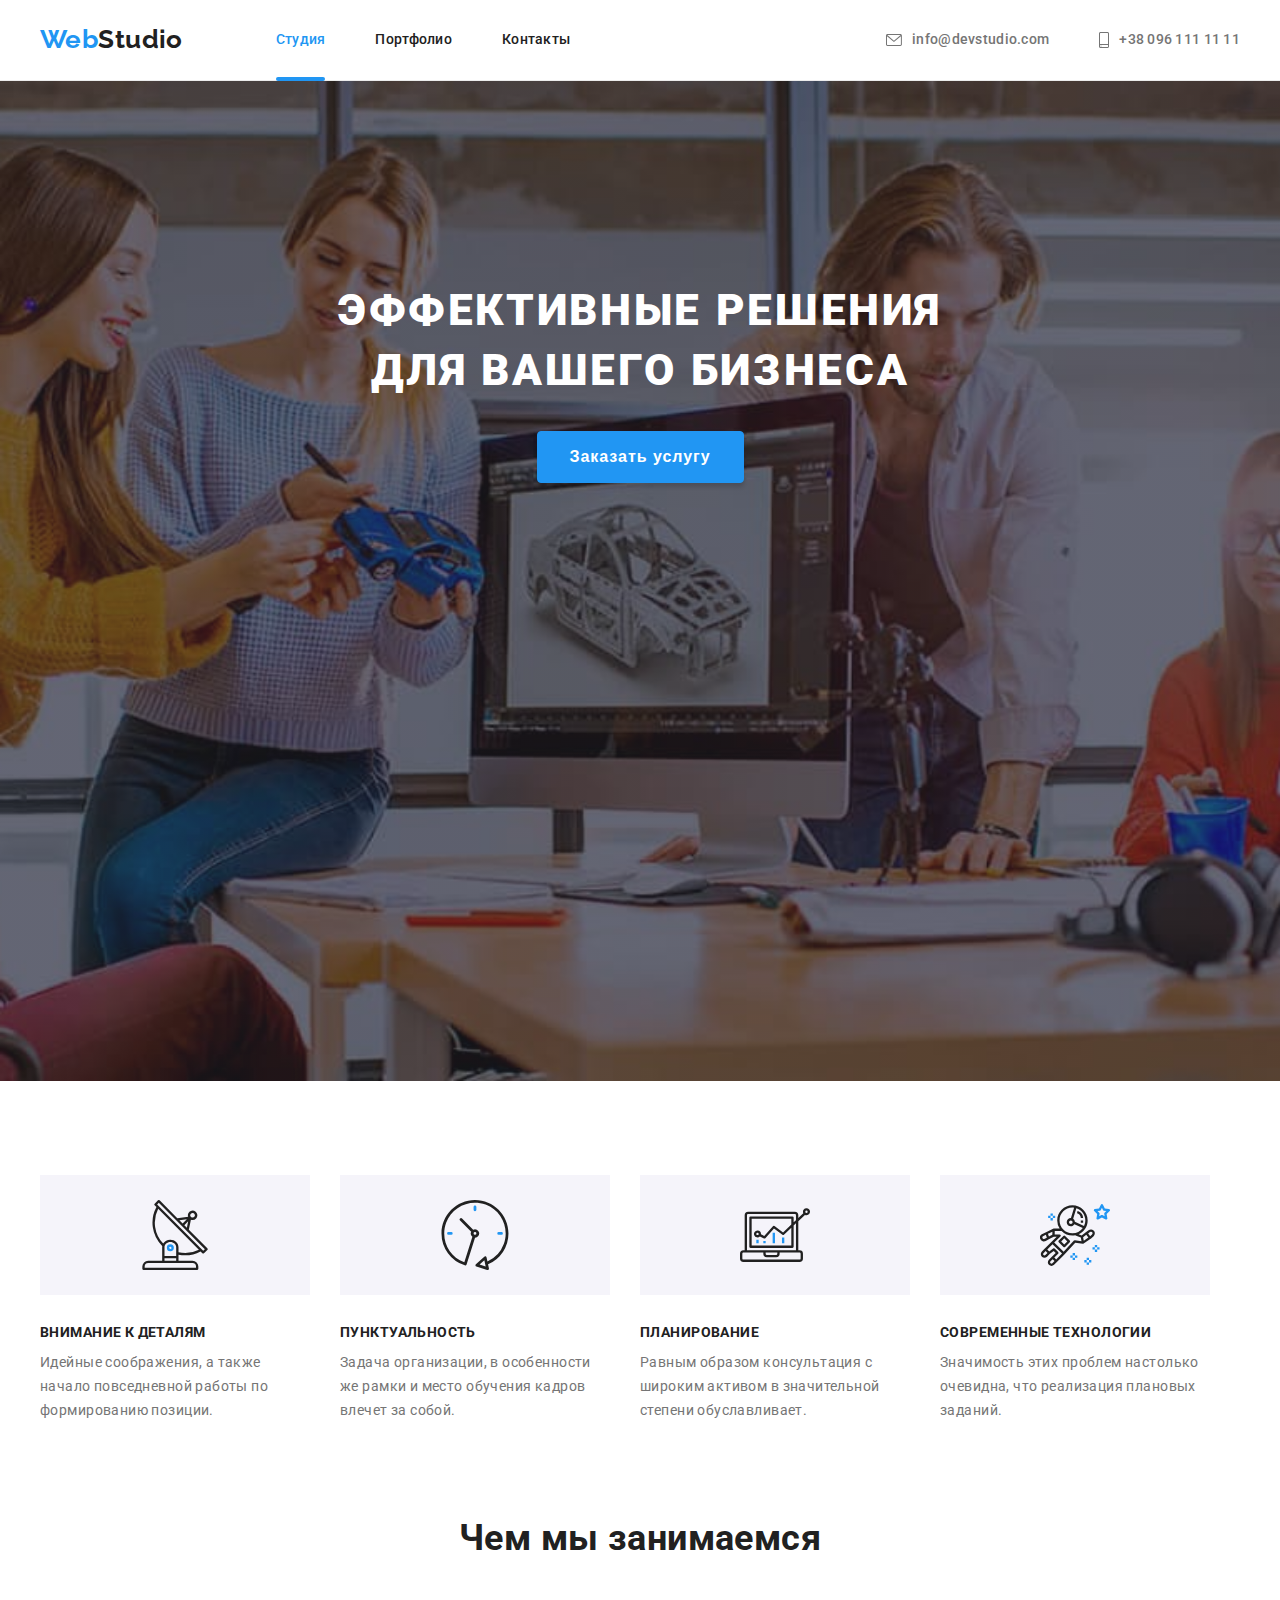
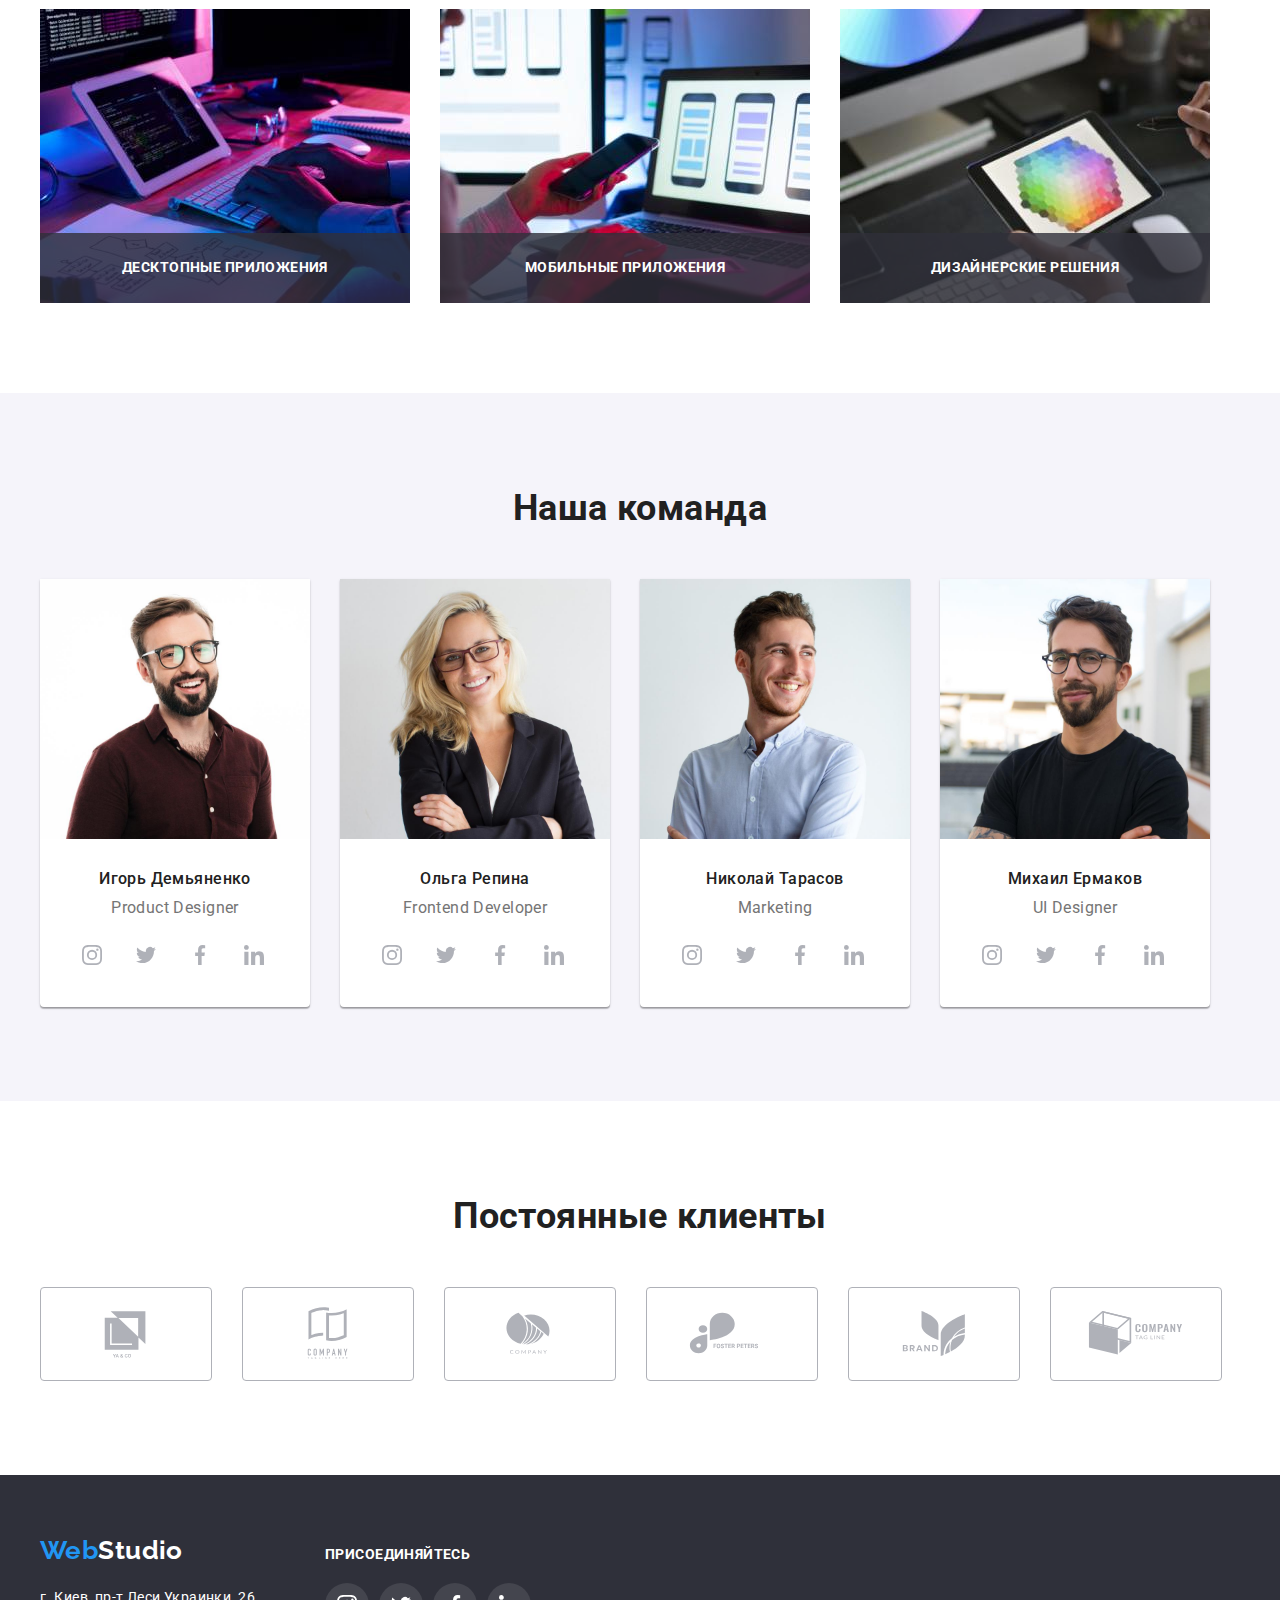
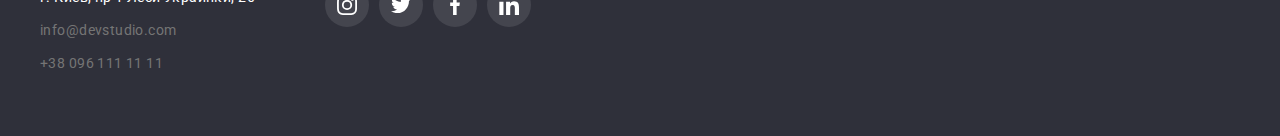
<file: index.html>
<!DOCTYPE html>
<html lang="ru">
  <head>
    <meta charset="UTF-8" />
    <meta http-equiv="X-UA-Compatible" content="IE=edge" />
    <meta name="viewport" content="width=device-width, initial-scale=1.0" />
    <title>WEB STUDIO</title>
    <link rel="preconnect" href="https://fonts.googleapis.com" />
    <link rel="preconnect" href="https://fonts.gstatic.com" crossorigin />
    <link
      href="https://fonts.googleapis.com/css2?family=Raleway:wght@700&family=Roboto:wght@400;500;700;900&display=swap"
      rel="stylesheet"
    />
    <link
      rel="stylesheet"
      href="https://cdnjs.cloudflare.com/ajax/libs/modern-normalize/1.1.0/modern-normalize.min.css"
      integrity="sha512-wpPYUAdjBVSE4KJnH1VR1HeZfpl1ub8YT/NKx4PuQ5NmX2tKuGu6U/JRp5y+Y8XG2tV+wKQpNHVUX03MfMFn9Q=="
      crossorigin="anonymous"
      referrerpolicy="no-referrer"
    />
    <link rel="stylesheet" href="./css/styles.css" />
  </head>
  <body>
    <!--High line site-->
    <header class="page-header">
      <div class="conteiner header">
        <!--Name studio-->
        <nav class="site-nav">
          <a href="./index.html" class="logo"><span class="web">Web</span>Studio</a>
          <!--menu navigation-->
          <ul class="site-nav list">
            <li class="site-nav item">
              <a href="./index.html" class="link current">Студия</a>
            </li>
            <li class="site-nav item">
              <a href="./portfolio.html" class="link">Портфолио</a>
            </li>
            <li class="site-nav item">
              <a href="" class="link">Контакты</a>
            </li>
          </ul>
        </nav>
        <!--mail&Telefone-->
        <ul class="contacts list">
          <li class="contacts item">
            <a href="mailto:info@devstudio.com" class="mail">
              <svg class="icon-mail">
                <use href="./images/symbol-defs.svg#icon-mail-icon"></use>
              </svg>
              info@devstudio.com</a
            >
          </li>
          <li class="contacts item">
            <a href="tel:+380961111111" class="tel">
              <svg class="icon-tel">
                <use href="./images/symbol-defs.svg#icon-icon-tel"></use>
              </svg>
              +38 096 111 11 11</a
            >
          </li>
        </ul>
      </div>
    </header>
    <main>
      <!--Shapka-->
      <section class="hero overlay">
        <div class="conteiner">
          <h1 class="hero-title">Эффективные решения для вашего бизнеса</h1>
          <button data-modal-open type="button" class="button">Заказать услугу</button>
        </div>
      </section>
      <!--Peculiarities-->
      <section class="peculiarities">
        <div class="conteiner">
          <h2 class="section-title visually-hidden">Особенности</h2>
          <ul class="section list">
            <li class="peculiarities-item attention">
              <div class="icon-peculiarities">
                <svg class="icon-item-peculiarities">
                  <use href="./images/symbol-defs.svg#icon-antenna"></use>
                </svg>
              </div>
              <h3 class="title">Внимание к деталям</h3>
              <p class="discription">
                Идейные соображения, а также начало повседневной работы по формированию позиции.
              </p>
            </li>
            <li class="peculiarities-item punctuality">
              <div class="icon-peculiarities">
                <svg class="icon-item-peculiarities">
                  <use href="./images/symbol-defs.svg#icon-clock"></use>
                </svg>
              </div>
              <h3 class="title">Пунктуальность</h3>
              <p class="discription">
                Задача организации, в особенности же рамки и место обучения кадров влечет за собой.
              </p>
            </li>
            <li class="peculiarities-item planning">
              <div class="icon-peculiarities">
                <svg class="icon-item-peculiarities">
                  <use href="./images/symbol-defs.svg#icon-diagram"></use>
                </svg>
              </div>
              <h3 class="title">Планирование</h3>
              <p class="discription">
                Равным образом консультация с широким активом в значительной степени обуславливает.
              </p>
            </li>
            <li class="peculiarities-item technology">
              <div class="icon-peculiarities">
                <svg class="icon-item-peculiarities">
                  <use href="./images/symbol-defs.svg#icon-astronaut"></use>
                </svg>
              </div>
              <h3 class="title">Современные технологии</h3>
              <p class="discription">
                Значимость этих проблем настолько очевидна, что реализация плановых заданий.
              </p>
            </li>
          </ul>
        </div>
      </section>
      <!--What are we doing-->
      <section class="works">
        <div class="conteiner">
          <h2 class="section-title">Чем мы занимаемся</h2>
          <ul class="work list">
            <li class="work-list-process">
              <div class="work-list position">
                <img class="work-process" src="./images/box1.jpg" alt="описание1" width="370" />
                <p class="work-list-discription">Десктопные приложения</p>
              </div>
            </li>
            <li class="work-list-process">
              <div class="work-list position">
                <img class="work-process" src="./images/box2.jpg" alt="описание2" width="370" />
                <p class="work-list-discription">Мобильные приложения</p>
              </div>
            </li>
            <li class="work-list-process">
              <div class="work-list position">
                <img class="work-process" src="./images/box3.jpg" alt="описание3" width="370" />
                <p class="work-list-discription">Дизайнерские решения</p>
              </div>
            </li>
          </ul>
        </div>
      </section>
      <!--Our team-->
      <section class="team">
        <div class="conteiner">
          <h2 class="section-title">Наша команда</h2>
          <ul class="team list">
            <li class="team-list-card">
              <img
                class="team list image"
                src="./images/img.jpg"
                alt="Игорь Демьяненко"
                width="270"
              />
              <div class="team-card-disc">
                <h3 class="name">Игорь Демьяненко</h3>
                <p class="discription">Product Designer</p>
                <ul class="team list network">
                  <li class="network-item">
                    <a href="" class="link-network">
                      <svg class="icon-network">
                        <use href="./images/symbol-defs.svg#icon-instagram"></use>
                      </svg>
                    </a>
                  </li>
                  <li class="network-item">
                    <a href="" class="link-network">
                      <svg class="icon-network">
                        <use href="./images/symbol-defs.svg#icon-twitter"></use>
                      </svg>
                    </a>
                  </li>
                  <li class="network-item">
                    <a href="" class="link-network">
                      <svg class="icon-network">
                        <use href="./images/symbol-defs.svg#icon-facebook"></use>
                      </svg>
                    </a>
                  </li>
                  <li class="network-item">
                    <a href="" class="link-network">
                      <svg class="icon-network">
                        <use href="./images/symbol-defs.svg#icon-linkedin"></use>
                      </svg>
                    </a>
                  </li>
                </ul>
              </div>
            </li>
            <li class="team-list-card">
              <img
                class="team list image"
                src="./images/img_2.jpg"
                alt="Ольга Репина"
                width="270"
              />
              <div class="team-card-disc">
                <h3 class="name">Ольга Репина</h3>
                <p class="discription">Frontend Developer</p>
                <ul class="team list network">
                  <li class="network-item">
                    <a href="" class="link-network">
                      <svg class="icon-network">
                        <use href="./images/symbol-defs.svg#icon-instagram"></use>
                      </svg>
                    </a>
                  </li>
                  <li class="network-item">
                    <a href="" class="link-network">
                      <svg class="icon-network">
                        <use href="./images/symbol-defs.svg#icon-twitter"></use>
                      </svg>
                    </a>
                  </li>
                  <li class="network-item">
                    <a href="" class="link-network">
                      <svg class="icon-network">
                        <use href="./images/symbol-defs.svg#icon-facebook"></use>
                      </svg>
                    </a>
                  </li>
                  <li class="network-item">
                    <a href="" class="link-network">
                      <svg class="icon-network">
                        <use href="./images/symbol-defs.svg#icon-linkedin"></use>
                      </svg>
                    </a>
                  </li>
                </ul>
              </div>
            </li>
            <li class="team-list-card">
              <img
                class="team list image"
                src="./images/img_3.jpg"
                alt="Николай Тарасов"
                width="270"
              />
              <div class="team-card-disc">
                <h3 class="name">Николай Тарасов</h3>
                <p class="discription">Marketing</p>
                <ul class="team list network">
                  <li class="network-item">
                    <a href="" class="link-network">
                      <svg class="icon-network">
                        <use href="./images/symbol-defs.svg#icon-instagram"></use>
                      </svg>
                    </a>
                  </li>
                  <li class="network-item">
                    <a href="" class="link-network">
                      <svg class="icon-network">
                        <use href="./images/symbol-defs.svg#icon-twitter"></use>
                      </svg>
                    </a>
                  </li>
                  <li class="network-item">
                    <a href="" class="link-network">
                      <svg class="icon-network">
                        <use href="./images/symbol-defs.svg#icon-facebook"></use>
                      </svg>
                    </a>
                  </li>
                  <li class="network-item">
                    <a href="" class="link-network">
                      <svg class="icon-network">
                        <use href="./images/symbol-defs.svg#icon-linkedin"></use>
                      </svg>
                    </a>
                  </li>
                </ul>
              </div>
            </li>
            <li class="team-list-card">
              <img
                class="team list image"
                src="./images/img_4.jpg"
                alt="Михаил Ермаков"
                width="270"
              />
              <div class="team-card-disc">
                <h3 class="name">Михаил Ермаков</h3>
                <p class="discription">UI Designer</p>
                <ul class="team list network">
                  <li class="network-item">
                    <a href="" class="link-network">
                      <svg class="icon-network">
                        <use href="./images/symbol-defs.svg#icon-instagram"></use>
                      </svg>
                    </a>
                  </li>
                  <li class="network-item">
                    <a href="" class="link-network">
                      <svg class="icon-network">
                        <use href="./images/symbol-defs.svg#icon-twitter"></use>
                      </svg>
                    </a>
                  </li>
                  <li class="network-item">
                    <a href="" class="link-network">
                      <svg class="icon-network">
                        <use href="./images/symbol-defs.svg#icon-facebook"></use>
                      </svg>
                    </a>
                  </li>
                  <li class="network-item">
                    <a href="" class="link-network">
                      <svg class="icon-network">
                        <use href="./images/symbol-defs.svg#icon-linkedin"></use>
                      </svg>
                    </a>
                  </li>
                </ul>
              </div>
            </li>
          </ul>
        </div>
      </section>
      <!-- Section our clients -->
      <section class="clients">
        <div class="conteiner">
          <h2 class="section-title">Постоянные клиенты</h2>
          <ul class="clients list">
            <li class="clients-list-item">
              <a href="" class="link-clients">
                <svg class="icon-clients">
                  <use href="./images/symbol-defs.svg#icon-logo-yaco"></use>
                </svg>
              </a>
            </li>
            <li class="clients-list-item">
              <a href="" class="link-clients">
                <svg class="icon-clients">
                  <use href="./images/symbol-defs.svg#icon-logo-company-teg-line"></use>
                </svg>
              </a>
            </li>
            <li class="clients-list-item">
              <a href="" class="link-clients">
                <svg class="icon-clients">
                  <use href="./images/symbol-defs.svg#icon-logo-company"></use>
                </svg>
              </a>
            </li>
            <li class="clients-list-item">
              <a href="" class="link-clients">
                <svg class="icon-clients">
                  <use href="./images/symbol-defs.svg#icon-logo-foster-peters"></use>
                </svg>
              </a>
            </li>
            <li class="clients-list-item">
              <a href="" class="link-clients">
                <svg class="icon-clients">
                  <use href="./images/symbol-defs.svg#icon-logo-brand"></use>
                </svg>
              </a>
            </li>
            <li class="clients-list-item">
              <a href="" class="link-clients">
                <svg class="icon-clients">
                  <use href="./images/symbol-defs.svg#icon-logo-companytl"></use>
                </svg>
              </a>
            </li>
          </ul>
        </div>
      </section>
    </main>
    <footer class="footer">
      <div class="conteiner social-icons">
        <div class="logo-address">
          <!--Name studio-->
          <a href="./index.html" class="logo-footer"><span class="web">Web</span>Studio</a>
          <!-- address -->
          <address class="adress">
            <ul class="adress list">
              <li class="adress-list-item">
                <a
                  href="https://goo.gl/maps/HPNhDswtwEFeR7fT9"
                  target="_blank"
                  rel="noopener noreferrer"
                  class="adress-post"
                  >г. Киев, пр-т Леси Украинки, 26</a
                >
              </li>
              <li class="adress-list-item">
                <a href="mailto:info@devstudio.com" class="mail">info@devstudio.com</a>
              </li>
              <li class="adress-list-item">
                <a href="tel:+380961111111" class="tel">+38 096 111 11 11</a>
              </li>
            </ul>
          </address>
        </div>
        <div class="social-links">
          <h2 class="sicial-links-title">присоединяйтесь</h2>
          <ul class="social-links list">
            <li class="social-list-items">
              <a href="" class="links-social-icon">
                <svg class="icon"><use href="./images/symbol-defs.svg#icon-instagram"></use></svg>
              </a>
            </li>
            <li class="social-list-items">
              <a href="" class="links-social-icon">
                <svg class="icon"><use href="./images/symbol-defs.svg#icon-twitter"></use></svg>
              </a>
            </li>
            <li class="social-list-items">
              <a href="" class="links-social-icon">
                <svg class="icon"><use href="./images/symbol-defs.svg#icon-facebook"></use></svg>
              </a>
            </li>
            <li class="social-list-items">
              <a href="" class="links-social-icon">
                <svg class="icon"><use href="./images/symbol-defs.svg#icon-linkedin"></use></svg>
              </a>
            </li>
          </ul>
        </div>
      </div>
    </footer>
    <div class="backdrop is-hidden" data-modal>
      <div class="modal">
        <button class="button-close" data-modal-close aria-label="закрыть">
          <svg class="icon-close">
            <use href="./images/sprite-close.svg#icon-close"></use>
          </svg>
        </button>
      </div>
    </div>
    <script src="./js/model.js"></script>
  </body>
</html>
</file>
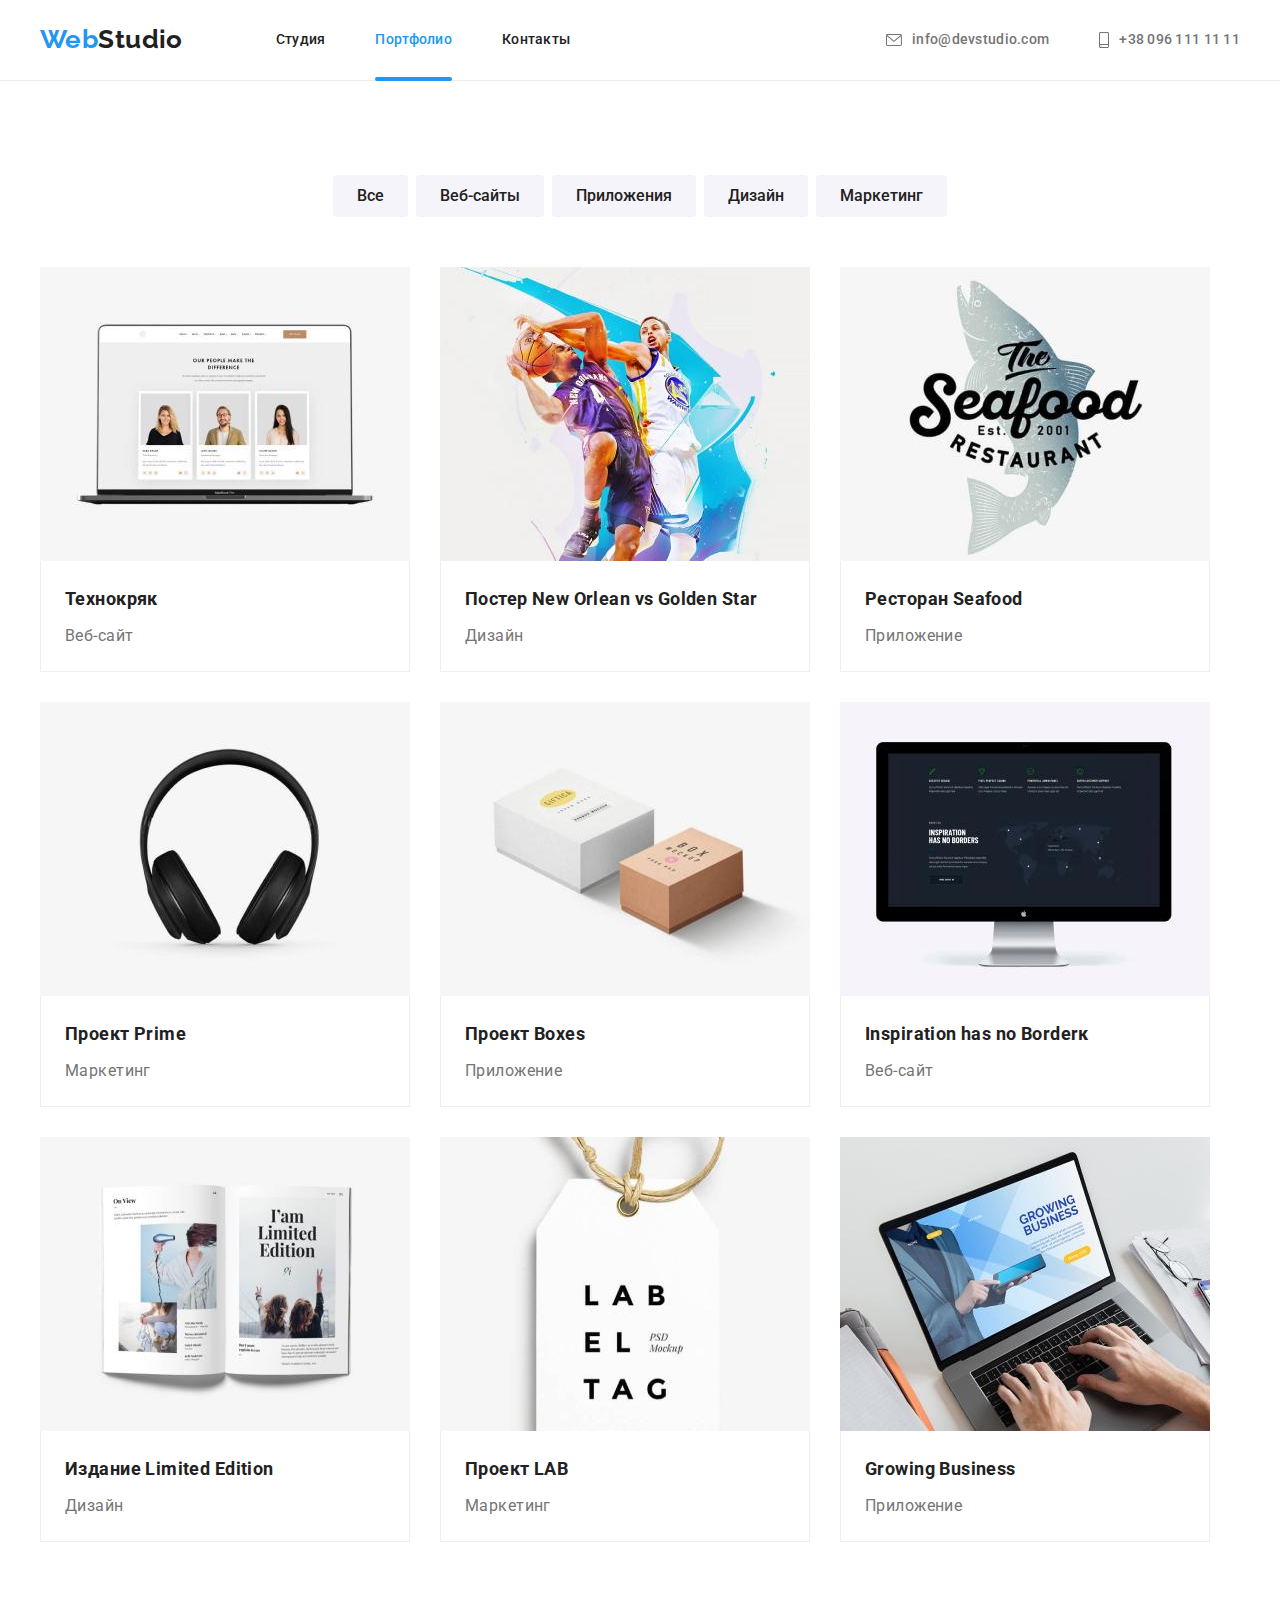
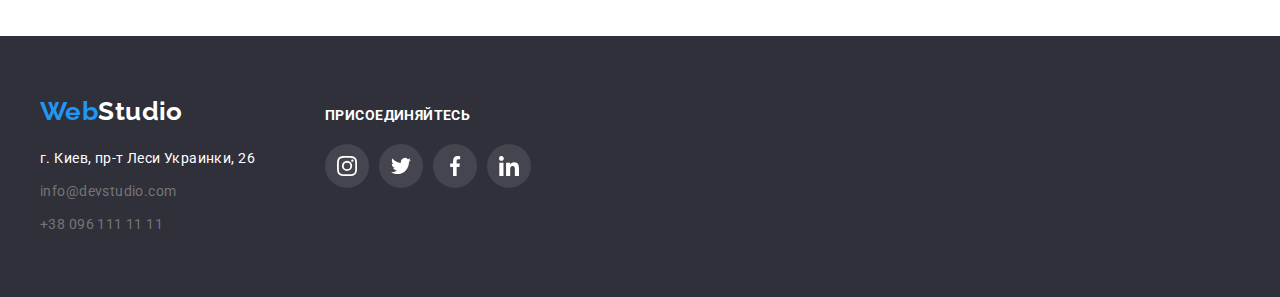
<file: portfolio.html>
<!DOCTYPE html>
<html lang="ru">
  <head>
    <meta charset="UTF-8" />
    <meta http-equiv="X-UA-Compatible" content="IE=edge" />
    <meta name="viewport" content="width=device-width, initial-scale=1.0" />
    <title>Портфолио</title>
    <link rel="preconnect" href="https://fonts.googleapis.com" />
    <link rel="preconnect" href="https://fonts.gstatic.com" crossorigin />
    <link
      href="https://fonts.googleapis.com/css2?family=Raleway:wght@700&family=Roboto:wght@400;500;700;900&display=swap"
      rel="stylesheet"
    />
    <link
      rel="stylesheet"
      href="https://cdnjs.cloudflare.com/ajax/libs/modern-normalize/1.1.0/modern-normalize.min.css"
      integrity="sha512-wpPYUAdjBVSE4KJnH1VR1HeZfpl1ub8YT/NKx4PuQ5NmX2tKuGu6U/JRp5y+Y8XG2tV+wKQpNHVUX03MfMFn9Q=="
      crossorigin="anonymous"
      referrerpolicy="no-referrer"
    />
    <link rel="stylesheet" href="./css/styles.css" />
  </head>
  <body>
    <!--High line site-->
    <header class="page-header">
      <div class="conteiner header">
        <!--Name studio-->
        <nav class="site-nav">
          <a href="./index.html" class="logo"><span class="web">Web</span>Studio</a>
          <!--menu navigation-->
          <ul class="site-nav list">
            <li class="site-nav item">
              <a href="./index.html" class="link">Студия</a>
            </li>
            <li class="site-nav item">
              <a href="./portfolio.html" class="link current">Портфолио</a>
            </li>
            <li class="site-nav item">
              <a href="" class="link">Контакты</a>
            </li>
          </ul>
        </nav>
        <!--mail&Telefone-->
        <ul class="contacts list">
          <li class="contacts item">
            <a href="mailto:info@devstudio.com" class="mail">
              <svg class="icon-mail">
                <use href="./images/symbol-defs.svg#icon-mail-icon"></use>
              </svg>
              info@devstudio.com</a
            >
          </li>
          <li class="contacts item">
            <a href="tel:+380961111111" class="tel">
              <svg class="icon-tel">
                <use href="./images/symbol-defs.svg#icon-icon-tel"></use>
              </svg>
              +38 096 111 11 11</a
            >
          </li>
        </ul>
      </div>
    </header>
    <main>
      <section class="work-section">
        <div class="conteiner">
          <h1 class="title visually-hidden">Примеры работ</h1>
          <ul class="filtr">
            <li class="filtr-item">
              <button type="button" class="filtr-btn active">Все</button>
            </li>
            <li class="filtr-item">
              <button type="button" class="filtr-btn active">Веб-сайты</button>
            </li>
            <li class="filtr-item">
              <button type="button" class="filtr-btn active">Приложения</button>
            </li>
            <li class="filtr-item">
              <button type="button" class="filtr-btn active">Дизайн</button>
            </li>
            <li class="filtr-item">
              <button type="button" class="filtr-btn active">Маркетинг</button>
            </li>
          </ul>
          <ul class="work list pages">
            <li class="item">
              <a href="" class="link">
                <div class="work-link-position">
                  <img class="work-images" src="./images/p1.jpg" alt="сайт" width="370" />
                  <p class="work-link-discription">
                    Ресурс предлагает комплексные предложения с разным уровнем функционала и
                    сервисов. Все это позволит посетителю получить исчерпывающие сведения о компании
                    или частном лице.
                  </p>
                </div>
                <div class="item-discript">
                  <h3 class="work-title">Технокряк</h3>
                  <p class="work-dicript">Веб-сайт</p>
                </div>
              </a>
            </li>
            <li class="item">
              <a href="" class="link">
                <div class="work-link-position">
                  <img
                    class="work-images"
                    src="./images/p2.jpg"
                    alt="Постер New Orlean vs Golden Star"
                    width="370"
                  />
                  <p class="work-link-discription">
                    Ресурс предлагает комплексные предложения с разным уровнем функционала и
                    сервисов. Все это позволит посетителю получить исчерпывающие сведения о компании
                    или частном лице.
                  </p>
                </div>
                <div class="item-discript">
                  <h3 class="work-title">Постер New Orlean vs Golden Star</h3>
                  <p class="work-dicript">Дизайн</p>
                </div>
              </a>
            </li>
            <li class="item">
              <a href="" class="link">
                <div class="work-link-position">
                  <img
                    class="work-images"
                    src="./images/p3.jpg"
                    alt="Ресторан Seafood"
                    width="370"
                  />
                  <p class="work-link-discription">
                    Ресурс предлагает комплексные предложения с разным уровнем функционала и
                    сервисов. Все это позволит посетителю получить исчерпывающие сведения о компании
                    или частном лице.
                  </p>
                </div>
                <div class="item-discript">
                  <h3 class="work-title">Ресторан Seafood</h3>
                  <p class="work-dicript">Приложение</p>
                </div>
              </a>
            </li>
            <li class="item">
              <a href="" class="link">
                <div class="work-link-position">
                  <img class="work-images" src="./images/p4.jpg" alt="Проект Prime" width="370" />
                  <p class="work-link-discription">
                    Ресурс предлагает комплексные предложения с разным уровнем функционала и
                    сервисов. Все это позволит посетителю получить исчерпывающие сведения о компании
                    или частном лице.
                  </p>
                </div>
                <div class="item-discript">
                  <h3 class="work-title">Проект Prime</h3>
                  <p class="work-dicript">Маркетинг</p>
                </div>
              </a>
            </li>
            <li class="item">
              <a href="" class="link">
                <div class="work-link-position">
                  <img class="work-images" src="./images/p5.jpg" alt="Проект Boxes" width="370" />
                  <p class="work-link-discription">
                    Ресурс предлагает комплексные предложения с разным уровнем функционала и
                    сервисов. Все это позволит посетителю получить исчерпывающие сведения о компании
                    или частном лице.
                  </p>
                </div>
                <div class="item-discript">
                  <h3 class="work-title">Проект Boxes</h3>
                  <p class="work-dicript">Приложение</p>
                </div>
              </a>
            </li>
            <li class="item">
              <a href="" class="link">
                <div class="work-link-position">
                  <img class="work-images" src="./images/p6.jpg" alt="Веб-сайт" width="370" />
                  <p class="work-link-discription">
                    Ресурс предлагает комплексные предложения с разным уровнем функционала и
                    сервисов. Все это позволит посетителю получить исчерпывающие сведения о компании
                    или частном лице.
                  </p>
                </div>
                <div class="item-discript">
                  <h3 class="work-title">Inspiration has no Borderк</h3>
                  <p class="work-dicript">Веб-сайт</p>
                </div>
              </a>
            </li>
            <li class="item">
              <a href="" class="link">
                <div class="work-link-position">
                  <img
                    class="work-images"
                    src="./images/p7.jpg"
                    alt="Издание Limited Edition"
                    width="370"
                  />
                  <p class="work-link-discription">
                    Ресурс предлагает комплексные предложения с разным уровнем функционала и
                    сервисов. Все это позволит посетителю получить исчерпывающие сведения о компании
                    или частном лице.
                  </p>
                </div>
                <div class="item-discript">
                  <h3 class="work-title">Издание Limited Edition</h3>
                  <p class="work-dicript">Дизайн</p>
                </div>
              </a>
            </li>
            <li class="item">
              <a href="" class="link">
                <div class="work-link-position">
                  <img class="work-images" src="./images/p8.jpg" alt="Проект LAB" width="370" />
                  <p class="work-link-discription">
                    Ресурс предлагает комплексные предложения с разным уровнем функционала и
                    сервисов. Все это позволит посетителю получить исчерпывающие сведения о компании
                    или частном лице.
                  </p>
                </div>
                <div class="item-discript">
                  <h3 class="work-title">Проект LAB</h3>
                  <p class="work-dicript">Маркетинг</p>
                </div>
              </a>
            </li>
            <li class="item">
              <a href="" class="link">
                <div class="work-link-position">
                  <img class="work-images" src="./images/p9.jpg" alt="сайт" width="370" />
                  <p class="work-link-discription">
                    Ресурс предлагает комплексные предложения с разным уровнем функционала и
                    сервисов. Все это позволит посетителю получить исчерпывающие сведения о компании
                    или частном лице.
                  </p>
                </div>
                <div class="item-discript">
                  <h3 class="work-title">Growing Business</h3>
                  <p class="work-dicript">Приложение</p>
                </div>
              </a>
            </li>
          </ul>
        </div>
      </section>
    </main>
    <footer class="footer">
      <div class="conteiner social-icons">
        <div class="logo-address">
          <!--Name studio-->
          <a href="./index.html" class="logo-footer"><span class="web">Web</span>Studio</a>
          <!-- address -->
          <address class="adress">
            <ul class="adress list">
              <li class="adress-list-item">
                <a
                  href="https://goo.gl/maps/HPNhDswtwEFeR7fT9"
                  target="_blank"
                  rel="noopener noreferrer"
                  class="adress-post"
                  >г. Киев, пр-т Леси Украинки, 26</a
                >
              </li>
              <li class="adress-list-item">
                <a href="mailto:info@devstudio.com" class="mail">info@devstudio.com</a>
              </li>
              <li class="adress-list-item">
                <a href="tel:+380961111111" class="tel">+38 096 111 11 11</a>
              </li>
            </ul>
          </address>
        </div>
        <div class="social-links">
          <h2 class="sicial-links-title">присоединяйтесь</h2>
          <ul class="social-links list">
            <li class="social-list-items">
              <a href="" class="links-social-icon">
                <svg class="icon"><use href="./images/symbol-defs.svg#icon-instagram"></use></svg>
              </a>
            </li>
            <li class="social-list-items">
              <a href="" class="links-social-icon">
                <svg class="icon"><use href="./images/symbol-defs.svg#icon-twitter"></use></svg>
              </a>
            </li>
            <li class="social-list-items">
              <a href="" class="links-social-icon">
                <svg class="icon"><use href="./images/symbol-defs.svg#icon-facebook"></use></svg>
              </a>
            </li>
            <li class="social-list-items">
              <a href="" class="links-social-icon">
                <svg class="icon"><use href="./images/symbol-defs.svg#icon-linkedin"></use></svg>
              </a>
            </li>
          </ul>
        </div>
      </div>
    </footer>
  </body>
</html>
</file>
<file: css/styles.css>
:root {
  --primary-text-color: #212121;
  --title-text-color: #757575;
  --accent-color: #2196f3;
  --primary-white-color: #ffffff;
  --button-color: #f5f4fa;
}

body {
  margin: 0;
  /* padding-top: 80px; */
  background-color: var(--primary-white-color);
  color: var(--primary-text-color);
  font-family: Roboto, sans-serif;
  font-size: 14px;
  letter-spacing: 0.03em;
}

/*убираем точки в списках*/
.list {
  padding: 0;
  margin: 0;
  list-style: none;
}
/* скрываем заголовки */
.visually-hidden {
  position: absolute;
  white-space: nowrap;
  width: 1px;
  height: 1px;
  overflow: hidden;
  border: 0;
  padding: 0;
  clip: rect(0 0 0 0);
  clip-path: inset(50%);
  margin: -1px;
}
/* Убираем нижненн подчеркивание у ссылок */
.link {
  text-decoration: none;
}
/* Заголовки 2 уровня */
.section-title {
  padding: 0;
  margin: 0;
  margin-bottom: 50px;
  font-size: 36px;
  line-height: 1.17;
  text-align: center;
}
/*style header*/
.header {
  display: flex;
  align-items: center;
}
.conteiner {
  width: 1200px;
  margin: 0 auto;
  padding: 0 15px;
  /* outline: 2px solid tomato; */
}
.page-header {
  /* outline: 2px solid tomato; */
  /* position: fixed;
  width: 100%;
  min-height: 80px;
  top: 0;
  left: 0; */
  border-bottom: 1px solid #ececec;
}
.logo {
  display: block;
  padding-top: 24px;
  padding-bottom: 25px;
  margin-right: 93px;
  /* outline: 2px solid tomato; */
  color: var(--primary-text-color);
  text-decoration: none;
  font-family: Raleway, sans-serif;
  font-weight: 700;
  font-size: 26px;
  line-height: 1.19;
}
.web {
  color: #2196f3;
}
/*style menu-nav*/
.site-nav {
  display: flex;
}

.site-nav .item:not(:last-child) {
  margin-right: 50px;
}
.site-nav .link {
  position: relative;
  display: block;
  padding-top: 32px;
  padding-bottom: 32px;
  /* outline: 2px solid tomato; */
  color: var(--primary-text-color);
  font-weight: 500;
  line-height: 1.14;
  letter-spacing: 0.02em;

  transition-property: color;
  transition-duration: 250ms;
  transition-timing-function: cubic-bezier(0.4, 0, 0.2, 1);
}

.site-nav .link.current {
  color: var(--accent-color);
}
.site-nav .link.current::after {
  content: '';
  position: absolute;
  left: 0;
  bottom: -1px;
  display: block;
  width: 100%;
  height: 4px;

  border-radius: 4px;
  background-color: var(--accent-color);
}
/* .site-nav .link::after {
  content: '';
  position: absolute;
  left: 0;
  bottom: 0;
  display: block;
  width: 100%;
  height: 4px;
  opacity: 0;
  transition: opacity 250ms cubic-bezier(0.4, 0, 0.2, 1);

  border-radius: 4px;
  background-color: var(--accent-color);
}
.site-nav .link:hover::after,
.site-nav .link:focus::after {
  opacity: 1;
} */
.site-nav .link:hover,
.site-nav .link:focus {
  color: var(--accent-color);
}
/* Style contacts */
.contacts.list {
  display: flex;
  margin-left: auto;
}
.contacts.list .contacts.item + .contacts.item {
  margin-left: 50px;
}
.mail,
.tel {
  display: flex;
  align-items: center;
}
/* Добавление иконок */
.icon-mail {
  width: 16px;
  height: 12px;
  margin-right: 10px;
  fill: var(--title-text-color);
  transition-property: fill;
  transition-duration: 250ms;
  transition-timing-function: cubic-bezier(0.4, 0, 0.2, 1);
}
.icon-tel {
  width: 10px;
  height: 16px;
  margin-right: 10px;
  fill: var(--title-text-color);
  transition-property: fill;
  transition-duration: 250ms;
  transition-timing-function: cubic-bezier(0.4, 0, 0.2, 1);
}
/* .icon-mail:hover,
.icon-tel:hover {
  fill: var(--accent-color);
} */

/* .mail::before {
  display: inline-block;
  content: '';
  width: 16px;
  height: 12px;
  margin-right: 10px;
  background-image: url('../images/mail-icon.svg');
  background-size: contain;
}
.tel::before {
  display: inline-block;
  content: '';
  width: 16px;
  height: 12px;
  margin-right: 10px;
  background-image: url('../images/icon-tel.svg');
  background-size: contain;
} */

/* Конец добавление иконок */

.contacts.list .mail {
  /* outline: 2px solid tomato; */
  padding-top: 32px;
  padding-bottom: 32px;
  color: var(--title-text-color);
  text-decoration: none;
  font-weight: 500;
  line-height: 1.14;
  letter-spacing: 0.02em;

  transition-property: color;
  transition-duration: 250ms;
  transition-timing-function: cubic-bezier(0.4, 0, 0.2, 1);
}
.contacts.list .tel {
  /* outline: 2px solid tomato; */
  padding-top: 32px;
  padding-bottom: 32px;
  color: var(--title-text-color);
  text-decoration: none;
  font-weight: 500;
  line-height: 1.14;
  letter-spacing: 0.02em;

  transition-property: color;
  transition-duration: 250ms;
  transition-timing-function: cubic-bezier(0.4, 0, 0.2, 1);
}
.contacts.list .mail:hover .icon-mail,
.contacts.list .mail:focus .icon-mail {
  fill: var(--accent-color);
}
.contacts.list .mail:hover,
.contacts.list .mail:focus {
  color: var(--accent-color);
}
.contacts.list .tel:hover .icon-tel,
.contacts.list .tel:focus .icon-tel {
  fill: var(--accent-color);
}
.contacts.list .tel:hover,
.contacts.list .tel:focus {
  color: var(--accent-color);
}

/* Style main content*/
/* Style section Hero */
.hero {
  background-color: #2f303a;
  text-align: center;
  padding-top: 200px;
  padding-bottom: 200px;
  /* background-image: linear-gradient(to right, rgba(47, 48, 58, 0.4), rgba(47, 48, 58, 0.4)),
    url('../images/bg-img-hero.jpg');
  background-repeat: no-repeat;
  background-position: 50% 50%;
  background-size: cover; */
}
.overlay {
  max-width: 1600px;
  height: 600px;
  margin-left: auto;
  margin-right: auto;
  background-image: linear-gradient(to right, rgba(47, 48, 58, 0.4), rgba(47, 48, 58, 0.4)),
    url('../images/bg-img-hero.jpg');
  background-repeat: no-repeat;
  background-position: center;
  background-size: cover;
}
.hero-title {
  margin-top: 0;
  width: 696px;
  margin: 0 auto;
  margin-bottom: 30px;
  color: var(--primary-white-color);
  font-weight: 900;
  font-size: 44px;
  line-height: 1.36;
  letter-spacing: 0.06em;
  text-transform: uppercase;
}
.button {
  display: inline-block;
  border-radius: 4px;
  padding: 10px 32px;
  min-width: 200px;
  font-weight: 700;
  text-align: center;
  letter-spacing: 0.06em;
  font-size: 16px;
  line-height: 1.88;
  box-shadow: 0px 4px 4px rgba(0, 0, 0, 0.15);
  background-color: var(--accent-color);
  color: var(--primary-white-color);
  border: 1px solid;
  border-color: var(--accent-color);
  cursor: pointer;

  transition-property: background-color, border-color;
  transition-duration: 250ms;
  transition-timing-function: cubic-bezier(0.4, 0, 0.2, 1);
}
.button:hover,
.button:focus {
  background-color: #188ce8;
  border-color: var(--primary-white-color);
}
/* Style Peculiarities*/
.peculiarities {
  padding-top: 94px;
  padding-bottom: 94px;
}
.section.list {
  display: flex;
}
.peculiarities-item {
  width: 270px;
}
.peculiarities-item:not(:last-child) {
  margin-right: 30px;
}
/* Добавление иконок svg с помощью псевдоэлемента before
как background-image */
/* .peculiarities-item::before {
  display: block;
  content: '';
  height: 120px;
  margin-bottom: 30px;
  background-color: #f5f4fa;
  border-radius: 4px; */
/* background-size: contain; на весь блок */
/* background-repeat: no-repeat;
  background-position: center; */
/* }
.peculiarities-item.attention::before {
  background-image: url('../images/antenna.svg');
}
.peculiarities-item.punctuality::before {
  background-image: url('../images/clock.svg');
}
.peculiarities-item.planning::before {
  background-image: url('../images/diagram.svg');
}
.peculiarities-item.technology::before {
  background-image: url('../images/astronaut.svg');
} */
/* Конец  */
/* 2-й вариант для иконок svg */

.icon-peculiarities {
  display: flex;
  justify-content: center;
  align-items: center;
  height: 120px;
  margin-bottom: 30px;
  background-color: #f5f4fa;
}
.icon-item-peculiarities {
  width: 70px;
  height: 70px;
}
/* Конец */
.title {
  padding: 0;
  margin: 0;
  margin-bottom: 10px;
  font-size: 14px;
  line-height: 1.14;
  text-transform: uppercase;
  color: var(--primary-text-color);
}
.discription {
  padding: 0;
  margin: 0;
  line-height: 1.71;
  color: var(--title-text-color);
}
/*Style works*/
.works {
  padding-bottom: 90px;
}
.work-process {
  display: block;
}
.work.list {
  display: flex;
}
.work-list-process:not(:last-child) {
  margin-right: 30px;
}
.work-list.position {
  position: relative;
  display: flex;
  justify-content: center;
  align-items: flex-end;
}
.work-list-discription {
  position: absolute;
  display: flex;
  justify-content: center;
  align-items: center;
  align-content: center;
  margin: 0;

  width: 100%;
  height: 70px;

  font-weight: 700;
  font-size: 14px;
  line-height: 1.14;
  text-align: center;
  text-transform: uppercase;

  color: #ffffff;
  background: rgba(47, 48, 58, 0.8);
}
/*Style Our team */
.team .list {
  padding: 0;
}
.team.list.image {
  display: block;
}
.team.list {
  display: flex;
}
.team-list-card {
  background-color: #fff;
  text-align: center;
  box-shadow: 0px 1px 3px rgba(0, 0, 0, 0.12), 0px 1px 1px rgba(0, 0, 0, 0.14),
    0px 2px 1px rgba(0, 0, 0, 0.2);
  border-radius: 0px 0px 4px 4px;
}
.team-list-card:not(:last-child) {
  margin-right: 30px;
}
.team {
  background: #f5f4fa;
  padding-top: 94px;
  padding-bottom: 94px;
}

.team-card-disc {
  padding: 30px;
}
.team.list .name {
  padding: 0;
  margin: 0;
  margin-bottom: 10px;
  font-weight: 500;
  font-size: 16px;
  line-height: 1.19;
}
.team.list .discription {
  color: var(--title-text-color);
  font-size: 16px;
  line-height: 1.19;
  margin-bottom: 16px;
}
.team.list.network {
  display: flex;
  margin: 0;
  padding: 0;
  background-color: #fff;
}

.network-item:not(:last-child) {
  margin-right: 10px;
}
.link-network {
  display: flex;
  justify-content: center;
  align-items: center;
  width: 44px;
  height: 44px;
  border-radius: 50%;

  transition-property: background-color;
  transition-duration: 250ms;
  transition-timing-function: cubic-bezier(0.4, 0, 0.2, 1);
  /* outline: 1px solid tomato; */
}
.icon-network {
  width: 20px;
  height: 20px;
  fill: #afb1b8;

  transition-property: fill;
  transition-duration: 250ms;
  transition-timing-function: cubic-bezier(0.4, 0, 0.2, 1);
}
.link-network:hover .icon-network,
.link-network:focus .icon-network {
  fill: var(--primary-white-color);
}
.link-network:hover,
.link-network:focus {
  background-color: var(--accent-color);
}
/* Style our clients */
.clients {
  padding-top: 94px;
  padding-bottom: 94px;
}
.clients.list {
  display: flex;
  margin: 0;
  padding: 0;
}
.link-clients {
  display: flex;
  justify-content: center;
  align-items: center;
  width: 170px;
  height: 92px;
  border: 1px solid #afb1b8;
  border-radius: 4px;
  transition: border-color 250ms cubic-bezier(0.4, 0, 0.2, 1);
}
.clients-list-item:not(:last-child) {
  margin-right: 30px;
}
.icon-clients {
  width: 106px;
  height: 60px;
  fill: #afb1b8;

  transition: fill 250ms cubic-bezier(0.4, 0, 0.2, 1);
}

.link-clients:hover .icon-clients,
.link-clients:focus .icon-clients {
  fill: var(--accent-color);
}
.link-clients:hover,
.link-clients:focus {
  border-color: var(--accent-color);
}
/*Style footer*/
.footer {
  padding-top: 60px;
  padding-bottom: 60px;
  background-color: #2f303a;
  /* outline: 2px solid tomato; */
}
.adress {
  font-style: normal;
  /* outline: 2px solid tomato; */
}
.logo-footer {
  display: inline-block;
  margin-bottom: 20px;
  color: var(--primary-white-color);
  text-decoration: none;
  font-family: Raleway, sans-serif;
  font-weight: 700;
  font-size: 26px;
  line-height: 1.19;
  /* outline: 2px solid tomato; */
}
.adress-post,
.adress.list .mail {
  display: inline-block;
}
.adress.list .adress-list-item:not(:last-child) {
  margin-bottom: 9px;
}

.adress.list .adress-post {
  color: var(--primary-white-color);
  text-decoration: none;
  line-height: 1.71;
}
.adress.list .mail,
.adress.list .tel {
  color: var(--title-text-color);
  text-decoration: none;
  line-height: 1.71;
  transition-property: color;
  transition-duration: 250ms;
  transition-timing-function: cubic-bezier(0.4, 0, 0.2, 1);
}
.adress.list .mail:hover,
.adress.list .mail:focus {
  color: var(--accent-color);
}
.adress.list .tel:hover,
.adress.list .tel:focus {
  color: var(--accent-color);
}
.footer-address-links {
  display: flex;
}
.logo-address {
  margin-right: 70px;
}

.social-icons {
  display: flex;
  align-items: baseline;
}
.social-links.list {
  display: flex;
}
.links-social-icon {
  display: flex;
  justify-content: center;
  align-items: center;
  width: 44px;
  height: 44px;
  border-radius: 50%;
  background: rgba(255, 255, 255, 0.1);
  /* outline: 1px solid tomato; */
  transition-property: background-color;
  transition-duration: 250ms;
  transition-timing-function: cubic-bezier(0.4, 0, 0.2, 1);
}
.social-list-items:not(:last-child) {
  margin-right: 10px;
}
.sicial-links-title {
  margin: 0;
  margin-bottom: 20px;
  font-weight: 700;
  font-size: 14px;
  line-height: 1.14;
  letter-spacing: 0.03em;
  text-transform: uppercase;
  color: #ffffff;
}
.icon {
  width: 20px;
  height: 20px;
  fill: var(--primary-white-color);
}
.links-social-icon:hover,
.links-social-icon:focus {
  background-color: var(--accent-color);
}
/*Style porfolio*/
.work-section {
  padding-top: 94px;
  padding-bottom: 94px;
  /* margin-top: 94px;
  margin-bottom: 94px; */
}
/*Style buttom*/
.filtr {
  padding: 0;
  margin: 0;
  margin-bottom: 50px;
  list-style: none;
  /* outline: 2px solid tomato; */
  display: flex;
  justify-content: center;
  align-content: center;
}
.filtr-item {
  margin-right: 8px;
}
.filtr-item:last-child {
  margin-right: 0;
}
.work-title,
.work-dicript {
  padding: 0;
  margin: 0;
}
.work-images {
  display: block;
  /* margin-bottom: 20px; */
}
.filtr-btn {
  padding: 6px 22px;
  background-color: var(--button-color);
  color: var(--primary-text-color);
  font-family: inherit;
  font-weight: 500;
  font-size: 16px;
  line-height: 1.63;
  cursor: pointer;
  /* box-shadow: 0px 3px 1px rgba(0, 0, 0, 0.1), 0px 1px 2px rgba(0, 0, 0, 0.08),
    0px 2px 2px rgba(0, 0, 0, 0.12); */
  border-radius: 4px;
  border-color: transparent;
  transition-property: color, background-color, box-shadow;
  transition-duration: 250ms;
  transition-timing-function: cubic-bezier(0.4, 0, 0.2, 1);
}

.filtr-btn.active:hover,
.filtr-btn.active:focus {
  background-color: var(--accent-color);
  color: var(--primary-white-color);
  box-shadow: 0px 3px 1px rgba(0, 0, 0, 0.1), 0px 1px 2px rgba(0, 0, 0, 0.08),
    0px 2px 2px rgba(0, 0, 0, 0.12);
}
.filtr-btn.active:active {
  background-color: var(--accent-color);
  color: var(--primary-white-color);
}
/*Style work list*/
.work.list.pages {
  display: flex;
  flex-wrap: wrap;
}
.item-discript {
  padding: 20px 24px;
  border-right: 1px solid #eeeeee;
  border-bottom: 1px solid #eeeeee;
  border-left: 1px solid #eeeeee;
}
/* .work.list {
   outline: 2px solid tomato; 
} */
/* Идеальное решение при изменении 
размеров контейнера */
.work.list.pages > .item {
  flex-basis: calc((100% - 30px * 3) / 3);
  margin-right: 30px;
  margin-bottom: 30px;
}

/* 2-й вариант решения:
  .work.list.pages > .item {
  width: 370px;
  margin-right: 30px;
  margin-bottom: 30px;
} */
.work.list.pages > .item:nth-child(3n) {
  margin-right: 0;
}
.work.list.pages > .item:nth-last-child(-n + 3) {
  margin-bottom: 0;
}
.work.list.pages .link {
  display: block;

  transition-property: box-shadow;
  transition-duration: 250ms;
  transition-timing-function: cubic-bezier(0.4, 0, 0.2, 1);
}
.work.list.pages .link:hover,
.work.list.pages .link:focus {
  box-shadow: 0px 1px 1px rgba(0, 0, 0, 0.12), 0px 4px 4px rgba(0, 0, 0, 0.06),
    1px 4px 6px rgba(0, 0, 0, 0.16);
}
.work.list .work-title {
  margin-bottom: 4px;
  color: var(--primary-text-color);
  font-weight: 700;
  font-size: 18px;
  line-height: 2;
}
.work.list .work-dicript {
  color: var(--title-text-color);
  font-weight: 400;
  font-size: 16px;
  line-height: 1.88;
}
.work-link-position {
  overflow: hidden;
  position: relative;
  display: flex;
  justify-content: center;
  align-items: center;
}
.work-link-discription {
  position: absolute;
  margin: 0;

  /* width: 322px; */
  padding: 63px 24px;
  /* height: 100%; */

  opacity: 0;
  /* text-align: center; */
  font-weight: 400;
  font-size: 18px;
  line-height: 1.56;

  transform: translateY(100%);
  transition: transform 2500ms cubic-bezier(0.4, 0, 0.2, 1);

  color: var(--primary-white-color);
  background: rgba(33, 150, 243, 0.9);
}
/* 2-й метод: когда фон перед картинкой */
/* .work-link-position::before {
  display: inline-block;
  content: '';

  position: absolute;
  opacity: 0;

  transform: translateY(100%);
  transition: transform 250ms cubic-bezier(0.4, 0, 0.2, 1);
  

  width: 100%;
  height: 100%;

  background-color: rgba(33, 150, 243, 0.9);
 } */
.work.list.pages .item .link:hover .work-link-discription,
.work.list.pages .item .link:focus .work-link-discription {
  transform: translatey(0);
  opacity: 1;
}
/* .work.list.pages .item .link:hover .work-link-position::before,
.work.list.pages .item .link:focus .work-link-position::before {
  transform: translatey(0);
  opacity: 1;
} */
/* Style modal window */
.backdrop {
  position: fixed;
  top: 0;
  left: 0;

  width: 100%;
  height: 100%;
  background-color: rgba(0, 0, 0, 0.2);

  opacity: 1;
  transition: opacity 2500ms cubic-bezier(0.4, 0, 0.2, 1);
}
.backdrop.is-hidden {
  opacity: 0;
  pointer-events: none;
}
.backdrop.is-hidden .modal {
  transform: translate(-50%, -50%) scale(0.9);
}
.modal {
  position: absolute;
  top: 50%;
  left: 50%;
  transform: translate(-50%, -50%) scale(1);

  width: 528px;
  height: 581px;
  padding: 20px;
  background-color: #fff;
  border-radius: 4px;

  transition: transform 2500ms cubic-bezier(0.4, 0, 0.2, 1);
}
.button-close {
  position: absolute;
  top: 8px;
  right: 8px;

  display: flex;
  justify-content: center;
  align-items: center;

  width: 30px;
  height: 30px;
  padding: 0;

  border-radius: 50%;
  background-color: #fff;
  border: 1px solid rgba(0, 0, 0, 0.1);
  cursor: pointer;
}
.icon-close {
  width: 18px;
  height: 18px;
}
</file>
